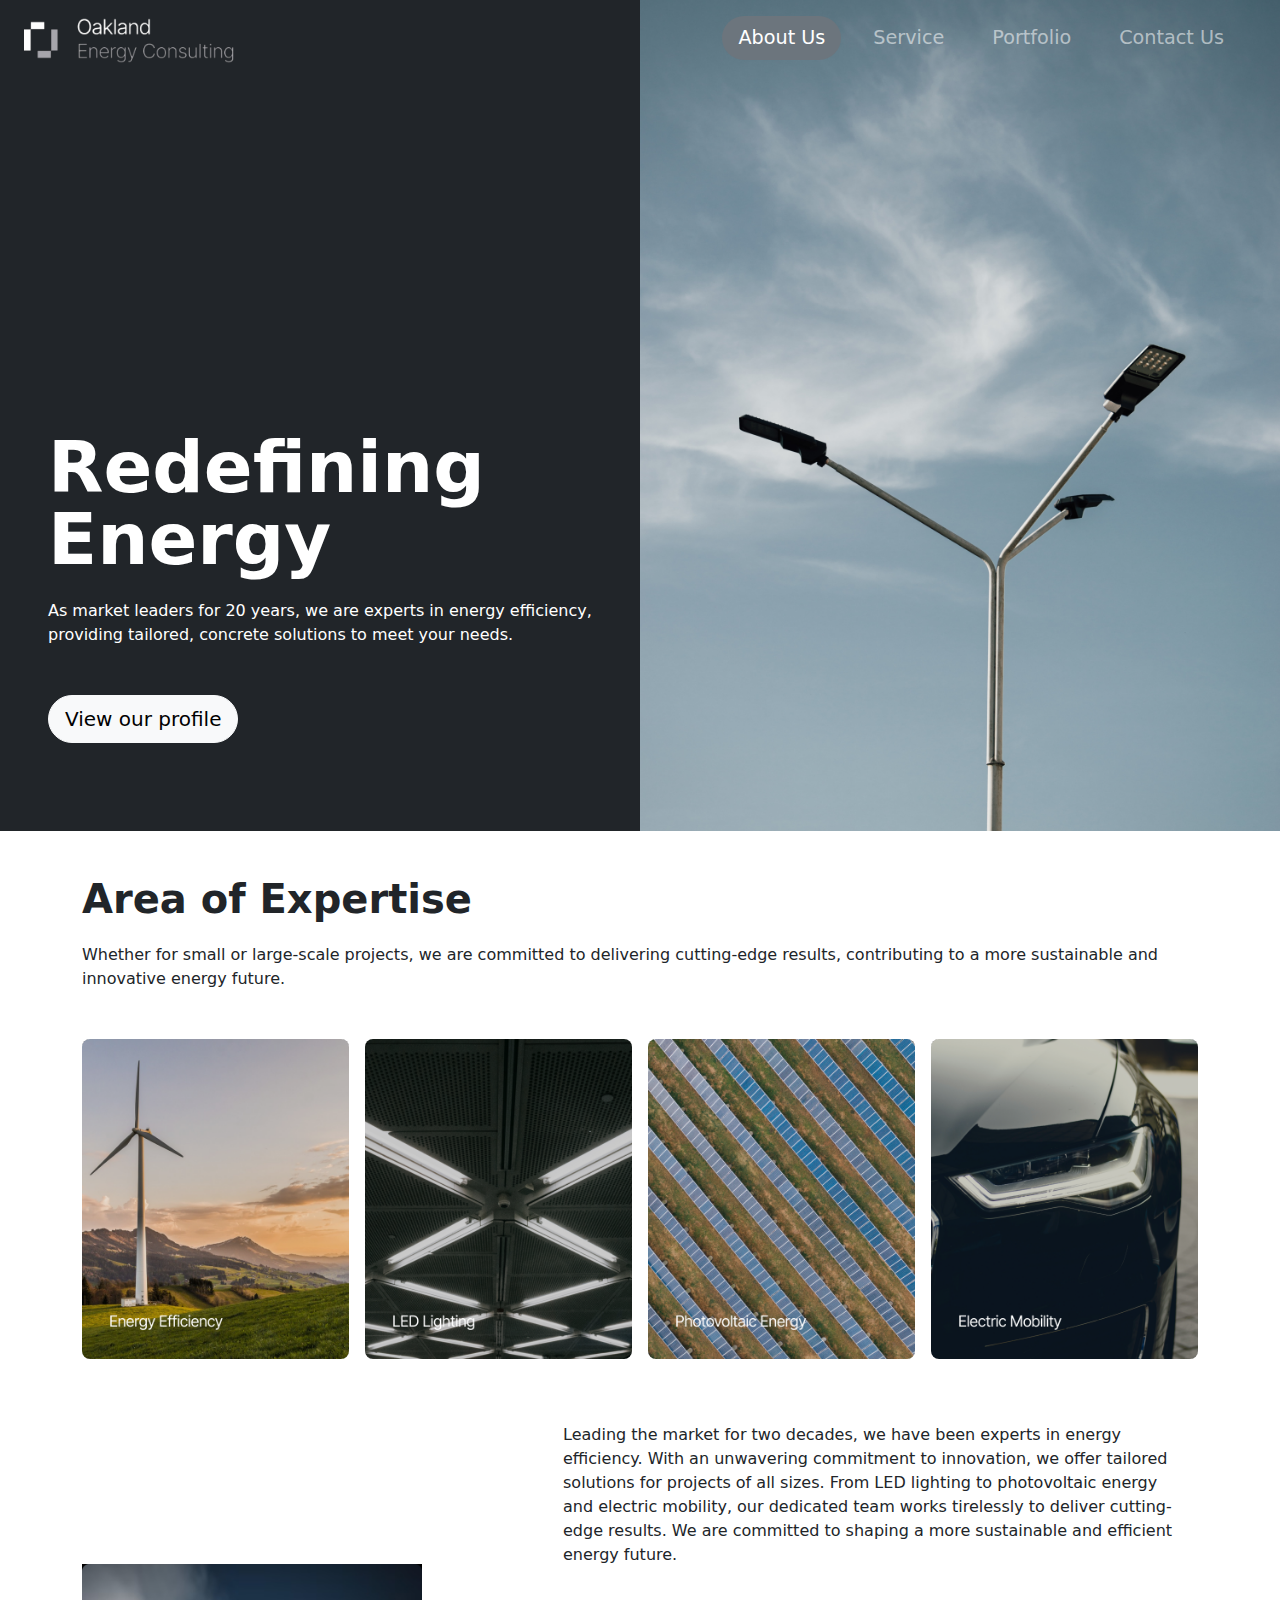
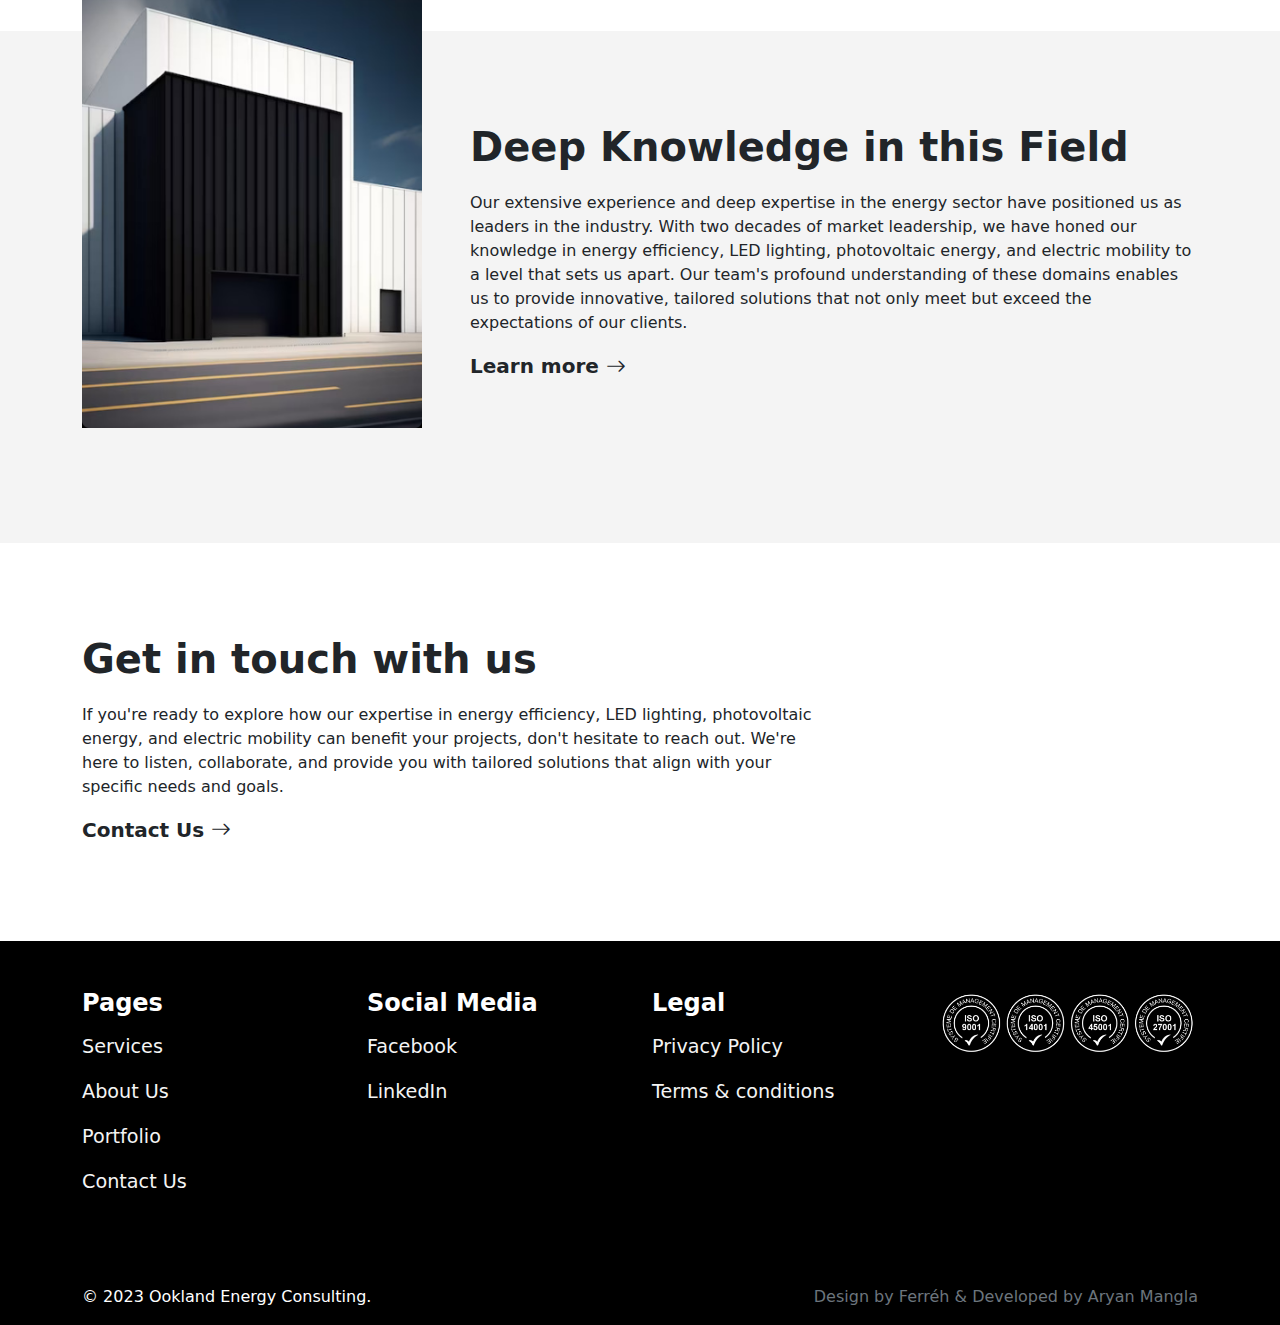
<file: index.html>
<!DOCTYPE html>
<html lang="en">

<head>
    <meta charset="UTF-8">
    <meta name="viewport" content="width=device-width, initial-scale=1.0">
    <title>Ookland website</title>

    <link rel="stylesheet" href="https://cdn.jsdelivr.net/npm/bootstrap-icons@1.11.1/font/bootstrap-icons.css">
    <link rel="stylesheet" href="css/bootstrap.min.css">
    <link rel="stylesheet" href="css/style.css">

</head>

<body>

    <header class="bg-dark text-white">
        <!-- Navbar -->
        <nav class="navbar navbar-expand-lg navbar-dark navbar-hero" aria-label="Main Navbar">
            <div class="container-fluid px-lg-4">
                <a class="navbar-brand" href="#">
                    <img src="img/logo.png" alt="logo" height="50px" />
                </a>
                <button class="navbar-toggler" type="button" data-bs-toggle="offcanvas" data-bs-target="#mainNavbar"
                    aria-controls="mainNavbar" aria-label="Toggle navigation">
                    <span class="navbar-toggler-icon"></span>
                </button>
                <div class="offcanvas offcanvas-end text-bg-dark" tabindex="-1" id="mainNavbar"
                    aria-labelledby="mainNavbarLabel">
                    <div class="offcanvas-header">
                        <h5 class="offcanvas-title" id="mainNavbarLabel">Ookland</h5>
                        <button type="button" class="btn-close btn-close-white" data-bs-dismiss="offcanvas"
                            aria-label="Close"></button>
                    </div>
                    <div class="offcanvas-body">
                        <ul class="navbar-nav justify-content-end flex-grow-1 pe-3">
                            <li class="nav-item ">
                                <a class="nav-link rounded-pill px-3 active" href="about.html">About Us</a>
                            </li>
                            <li class="nav-item">
                                <a class="nav-link rounded-pill px-3" href="services.html">Service</a>
                            </li>
                            <li class="nav-item">
                                <a class="nav-link rounded-pill px-3" href="portfolio.html">Portfolio</a>
                            </li>
                            <li class="nav-item">
                                <a class="nav-link rounded-pill px-3" href="contact.html">Contact Us</a>
                            </li>
                        </ul>
                    </div>
                </div>
            </div>
        </nav>

        <!-- Hero -->
        <div class="container-fluid g-0">
            <div class="row g-0">
                <div class="col-md-6 d-flex flex-column justify-content-end px-lg-5 py-lg-4 p-3">
                    <div class="text-center text-md-start py-5">
                        <h1 class="display-2 lh-1 fw-bold mb-lg-4 mb-3">Redefining Energy</h1>
                        <p class="mb-5">As market leaders for 20 years, we are experts in energy efficiency, providing tailored, concrete solutions to meet your needs.</p>
                        <a href="#" class="btn btn-light btn-lg rounded-pill mb-3">View our profile</a>
                    </div>
                </div>
                <div class="col-md-6">
                    <img src="img/hero.png" alt="hero" class="hero-img">
                </div>
            </div>
        </div>
    </header>

    <section id="area-of-expertise">
        <div class="container py-5">
            <div class="mb-5">
                <h2 class="display-6 lh-1 fw-bold mb-lg-4 mb-3">Area of Expertise</h2>
                <p>Whether for small or large-scale projects, we are committed to delivering cutting-edge results, contributing to a more sustainable and innovative energy future.</p>
            </div>
            <div class="row row-cols-2 row-cols-md-4 g-3">
                <div class="col">
                    <img src="img/expertise/1.png" alt="expertise" class="img-fluid rounded-3">
                </div>
                <div class="col">
                    <img src="img/expertise/2.png" alt="expertise" class="img-fluid rounded-3">
                </div>
                <div class="col">
                    <img src="img/expertise/3.png" alt="expertise" class="img-fluid rounded-3">
                </div>
                <div class="col">
                    <img src="img/expertise/4.png" alt="expertise" class="img-fluid rounded-3">
                </div>
            </div>
            <p class="col-md-7 ms-lg-auto my-5 p-3">
                Leading the market for two decades, we have been experts in energy efficiency. With an unwavering commitment to innovation, we offer tailored solutions for projects of all sizes. From LED lighting to photovoltaic energy and electric mobility, our dedicated team works tirelessly to deliver cutting-edge results. We are committed to shaping a more sustainable and efficient energy future.
            </p>
        </div>
    </section>

    <section id="deep-knowledge" class="bg-light">
        <div class="container">
            <div class="row g-5">
                <div class="col-md-4">
                    <img src="img/building.png" alt="building" class="img-fluid lifted-img">
                </div>
                <div class="col-md-8">
                    <div class="text-center text-md-start py-5">
                        <h1 class="display-6 lh-1 fw-bold mb-lg-4 mb-3">Deep Knowledge in this Field</h1>
                        <p class="mb-3">Our extensive experience and deep expertise in the energy sector have positioned us as leaders in the industry. With two decades of market leadership, we have honed our knowledge in energy efficiency, LED lighting, photovoltaic energy, and electric mobility to a level that sets us apart. Our team's profound understanding of these domains enables us to provide innovative, tailored solutions that not only meet but exceed the expectations of our clients.</p>
                        <a href="#" class="link-dark fw-bold fs-5">Learn more <i class="bi bi-arrow-right"></i></a>
                </div>
            </div>
        </div>
    </section>

    <section id="contact-us">
        <div class="container">
            <div class="row py-5">
                <div class="col-md-8">
                    <div class="text-center text-md-start py-5">
                        <h1 class="display-6 lh-1 fw-bold mb-lg-4 mb-3">Get in touch with us</h1>
                        <p class="mb-3">If you're ready to explore how our expertise in energy efficiency, LED lighting, photovoltaic energy, and electric mobility can benefit your projects, don't hesitate to reach out. We're here to listen, collaborate, and provide you with tailored solutions that align with your specific needs and goals.</p>
                        <a href="#" class="link-dark fw-bold fs-5">Contact Us <i class="bi bi-arrow-right"></i></a>
                </div>
            </div>
        </div>
    </section>


    <footer class="text-white bg-black">
        <div class="container pt-5">
          <div class="row row-cols-2 row-cols-lg-4 g-4 pb-5">
            <div class="col mb-3">
              <h5 class="mb-3 fw-bold fs-4">Pages</h5>
              <ul class="nav flex-column gap-2">
                <li class="nav-item mb-2"><a href="#" class="nav-link p-0 link-light">Services</a></li>
                <li class="nav-item mb-2"><a href="#" class="nav-link p-0 link-light">About Us</a></li>
                <li class="nav-item mb-2"><a href="#" class="nav-link p-0 link-light">Portfolio</a></li>
                <li class="nav-item mb-2"><a href="#" class="nav-link p-0 link-light">Contact Us</a></li>
              </ul>
            </div>
      
            <div class="col mb-3">
              <h5 class="mb-3 fw-bold fs-4">Social Media</h5>
              <ul class="nav flex-column gap-2">
                <li class="nav-item mb-2"><a href="#" class="nav-link p-0 link-light">Facebook</a></li>
                <li class="nav-item mb-2"><a href="#" class="nav-link p-0 link-light">LinkedIn</a></li>
              </ul>
            </div>
      
            <div class="col mb-3">
              <h5 class="mb-3 fw-bold fs-4">Legal</h5>
              <ul class="nav flex-column gap-2">
                <li class="nav-item mb-2"><a href="#" class="nav-link p-0 link-light">Privacy Policy</a></li>
                <li class="nav-item mb-2"><a href="#" class="nav-link p-0 link-light">Terms & conditions</a></li>
              </ul>
            </div>

            <div class="col-12 mb-3">
                <img src="img/certificates.png" alt="certificates" class="img-fluid">
            </div>    
          </div>
      
          <div class="d-flex flex-column flex-sm-row justify-content-between text-center text-lg-start pt-3">
            <p>&copy; 2023 Ookland Energy Consulting.</p>
            <p class="text-secondary">Design by Ferréh & Developed by Aryan Mangla</p>
          </div>
        </div>
    </footer>

    <script src="js/bootstrap.bundle.min.js"></script>
</body>

</html>
</file>
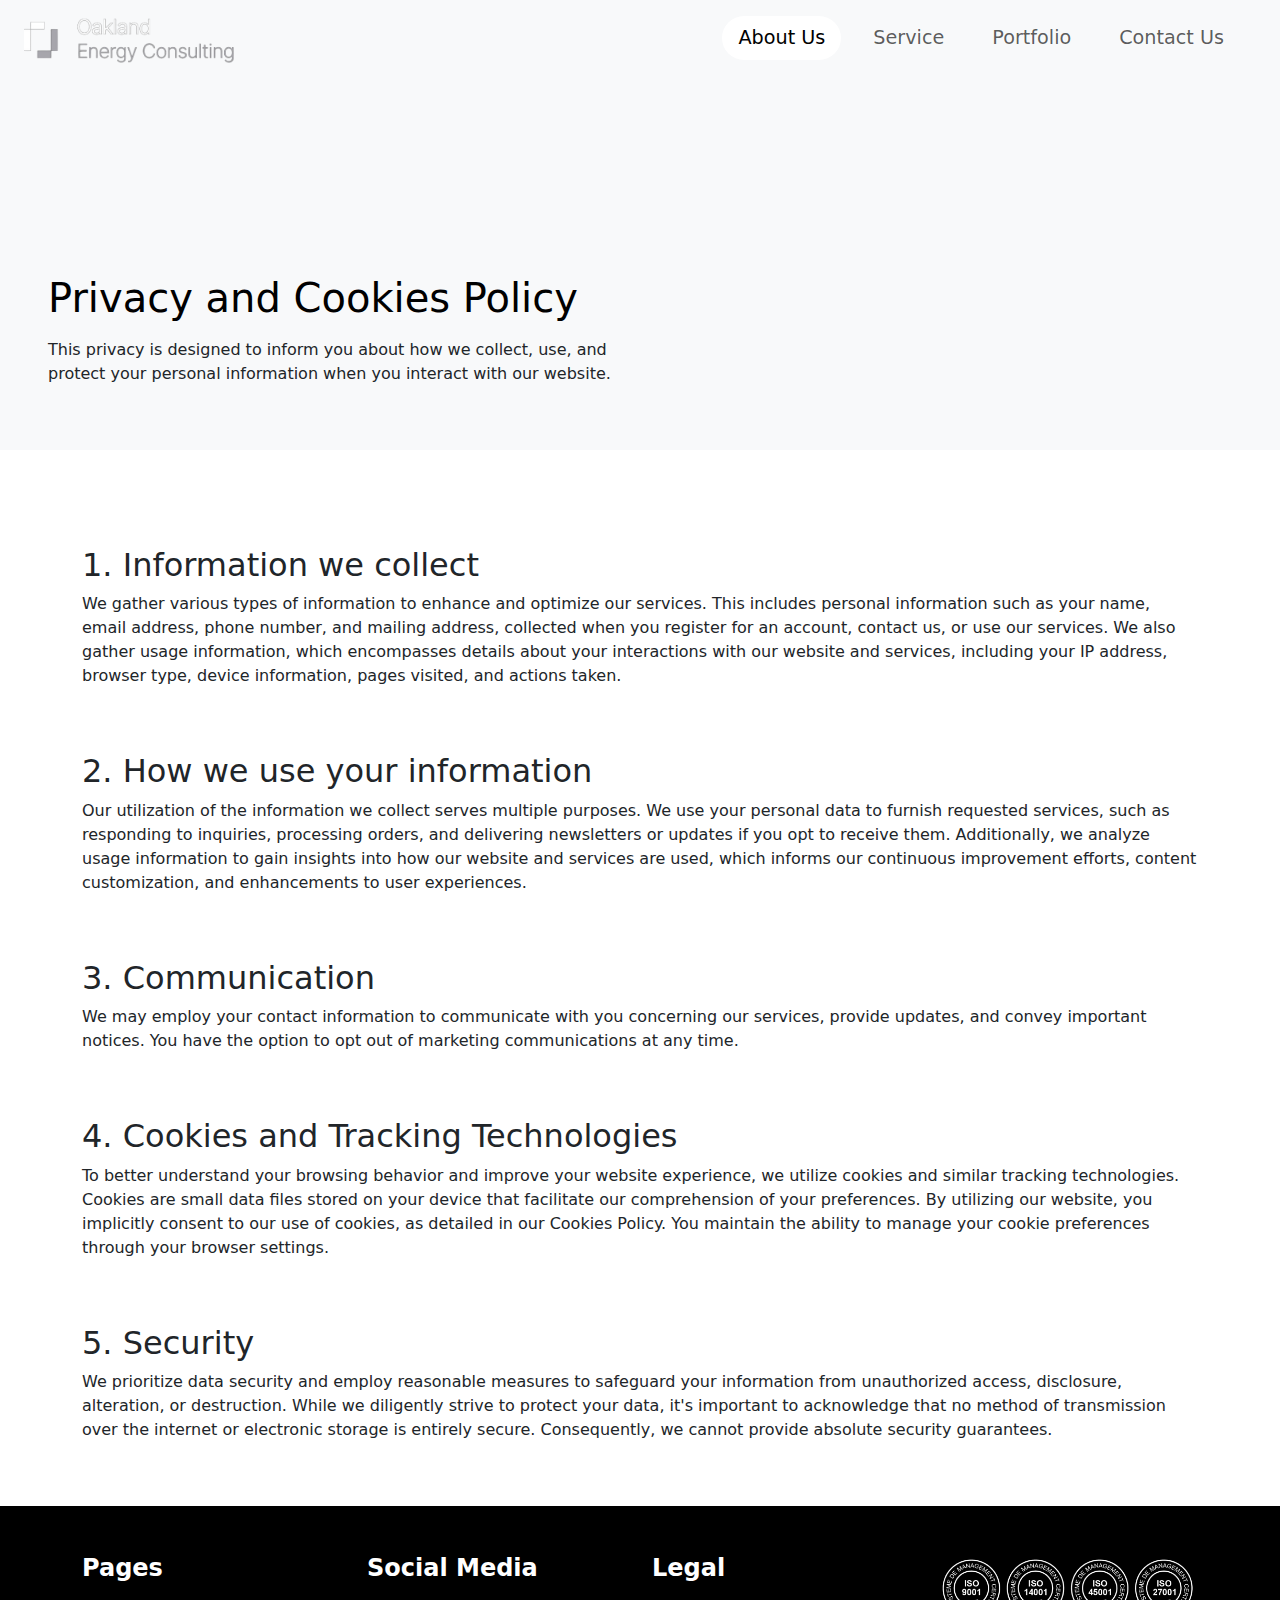
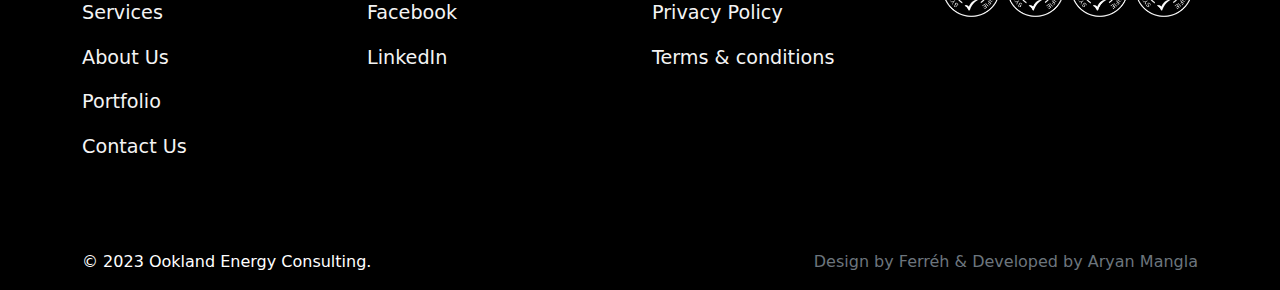
<file: legal.html>
<!DOCTYPE html>
<html lang="en">

<head>
  <meta charset="UTF-8">
  <meta name="viewport" content="width=device-width, initial-scale=1.0">
  <title>Ookland website</title>

  <link rel="stylesheet" href="https://cdn.jsdelivr.net/npm/bootstrap-icons@1.11.1/font/bootstrap-icons.css">
  <link rel="stylesheet" href="css/bootstrap.min.css">
  <link rel="stylesheet" href="css/style.css">

</head>

<body>

  <header class="bg-body-tertiary">
    <!-- Navbar -->
    <nav class="navbar navbar-expand-lg navbar-light navbar-hero" aria-label="Main Navbar">
      <div class="container-fluid px-lg-4">
        <a class="navbar-brand" href="#">
          <img src="img/logo.png" alt="logo" height="50px" />
        </a>
        <button class="navbar-toggler" type="button" data-bs-toggle="offcanvas" data-bs-target="#mainNavbar"
          aria-controls="mainNavbar" aria-label="Toggle navigation">
          <span class="navbar-toggler-icon"></span>
        </button>
        <div class="offcanvas offcanvas-end text-bg-dark" tabindex="-1" id="mainNavbar"
          aria-labelledby="mainNavbarLabel">
          <div class="offcanvas-header">
            <h5 class="offcanvas-title" id="mainNavbarLabel">Ookland</h5>
            <button type="button" class="btn-close btn-close-white" data-bs-dismiss="offcanvas"
              aria-label="Close"></button>
          </div>
          <div class="offcanvas-body">
            <ul class="navbar-nav justify-content-end flex-grow-1 pe-3">
              <li class="nav-item ">
                <a class="nav-link rounded-pill px-3 active" href="about.html">About Us</a>
              </li>
              <li class="nav-item">
                <a class="nav-link rounded-pill px-3" href="services.html">Service</a>
              </li>
              <li class="nav-item">
                <a class="nav-link rounded-pill px-3" href="portfolio.html">Portfolio</a>
              </li>
              <li class="nav-item">
                <a class="nav-link rounded-pill px-3" href="contact.html">Contact Us</a>
              </li>
            </ul>
          </div>
        </div>
      </div>
    </nav>

    <!-- Hero -->
    <div class="container-fluid g-0">
      <div class="d-flex flex-column justify-content-end" style="min-height: 450px;">
        <div class="p-5">
          <h1 class="text-body-emphasis mb-3">Privacy and Cookies Policy</h1>
          <p class="col-lg-6">
            This privacy is designed to inform you about how we collect, use, and protect your personal information when
            you interact with our website.
          </p>
        </div>
      </div>
    </div>
  </header>

  <div class="container">
    <div class="row pt-5">
      <div class="col-12 my-5">
        <h2>1. Information we collect</h2>
        <p>
          We gather various types of information to enhance and optimize our services. This includes personal
          information such as your name, email address, phone number, and mailing address, collected when you register
          for an account, contact us, or use our services. We also gather usage information, which encompasses details
          about your interactions with our website and services, including your IP address, browser type, device
          information, pages visited, and actions taken.
        </p>
      </div>
    </div>
    <div class="row">
      <div class="col-12 mb-5">
        <h2>2. How we use your information</h2>
        <p>
          Our utilization of the information we collect serves multiple purposes. We use your personal data to furnish
          requested services, such as responding to inquiries, processing orders, and delivering newsletters or updates
          if you opt to receive them. Additionally, we analyze usage information to gain insights into how our website
          and services are used, which informs our continuous improvement efforts, content customization, and
          enhancements to user experiences.
        </p>
      </div>
    </div>
    <div class="row">
      <div class="col-12 mb-5">
        <h2>3. Communication</h2>
        <p> We may employ your contact information to communicate with you concerning our services, provide updates, and
          convey important notices. You have the option to opt out of marketing communications at any time.
        </p>
      </div>
    </div>
    <div class="row">
      <div class="col-12 mb-5">
        <h2>4. Cookies and Tracking Technologies</h2>
        <p> To better understand your browsing behavior and improve your website experience, we utilize cookies and
          similar tracking technologies. Cookies are small data files stored on your device that facilitate our
          comprehension of your preferences. By utilizing our website, you implicitly consent to our use of cookies, as
          detailed in our Cookies Policy. You maintain the ability to manage your cookie preferences through your
          browser settings.
        </p>
      </div>
    </div>
    <div class="row">
      <div class="col-12 mb-5">
        <h2>5. Security</h2>
        <p> We prioritize data security and employ reasonable measures to safeguard your information from unauthorized
          access, disclosure, alteration, or destruction. While we diligently strive to protect your data, it's
          important
          to acknowledge that no method of transmission over the internet or electronic storage is entirely secure.
          Consequently, we cannot provide absolute security guarantees.
        </p>
      </div>
    </div>
  </div>


  <footer class="text-white bg-black">
    <div class="container pt-5">
      <div class="row row-cols-2 row-cols-lg-4 g-4 pb-5">
        <div class="col mb-3">
          <h5 class="mb-3 fw-bold fs-4">Pages</h5>
          <ul class="nav flex-column gap-2">
            <li class="nav-item mb-2"><a href="#" class="nav-link p-0 link-light">Services</a></li>
            <li class="nav-item mb-2"><a href="#" class="nav-link p-0 link-light">About Us</a></li>
            <li class="nav-item mb-2"><a href="#" class="nav-link p-0 link-light">Portfolio</a></li>
            <li class="nav-item mb-2"><a href="#" class="nav-link p-0 link-light">Contact Us</a></li>
          </ul>
        </div>

        <div class="col mb-3">
          <h5 class="mb-3 fw-bold fs-4">Social Media</h5>
          <ul class="nav flex-column gap-2">
            <li class="nav-item mb-2"><a href="#" class="nav-link p-0 link-light">Facebook</a></li>
            <li class="nav-item mb-2"><a href="#" class="nav-link p-0 link-light">LinkedIn</a></li>
          </ul>
        </div>

        <div class="col mb-3">
          <h5 class="mb-3 fw-bold fs-4">Legal</h5>
          <ul class="nav flex-column gap-2">
            <li class="nav-item mb-2"><a href="#" class="nav-link p-0 link-light">Privacy Policy</a></li>
            <li class="nav-item mb-2"><a href="#" class="nav-link p-0 link-light">Terms & conditions</a></li>
          </ul>
        </div>

        <div class="col-12 mb-3">
          <img src="img/certificates.png" alt="certificates" class="img-fluid">
        </div>
      </div>

      <div class="d-flex flex-column flex-sm-row justify-content-between text-center text-lg-start pt-3">
        <p>&copy; 2023 Ookland Energy Consulting.</p>
        <p class="text-secondary">Design by Ferréh & Developed by Aryan Mangla</p>
      </div>
    </div>
  </footer>

  <script src="js/bootstrap.bundle.min.js"></script>
</body>

</html>
</file>
<file: css/style.css>
:root {
    --bs-light: #F4F4F4;
    --bs-light-rgb: 244, 244, 244;
}

a {
    text-decoration: none;
}

.hero-img {
    max-height: 100vh;
    width: 100%;
    object-fit: cover;
}

.navbar-nav {
    gap: 1rem;
}

.nav-link {
    font-size: 1.2rem;
    font-weight: 500;
}

.offcanvas.show .nav-link:not(.active) {
    color: #FFFFFF;
}

.navbar-light .nav-link.active {
    background-color: #FFFFFF;
}

.navbar-dark .nav-link.active {
    background-color: var(--bs-secondary);
}

@media screen and (min-width: 768px) {
    .navbar-hero {
        position: absolute;
        top: 0;
        left: 0;
        width: 100%;
    }

    .lifted-img {
        position: relative;
        top: -115px;
    }
}
</file>
